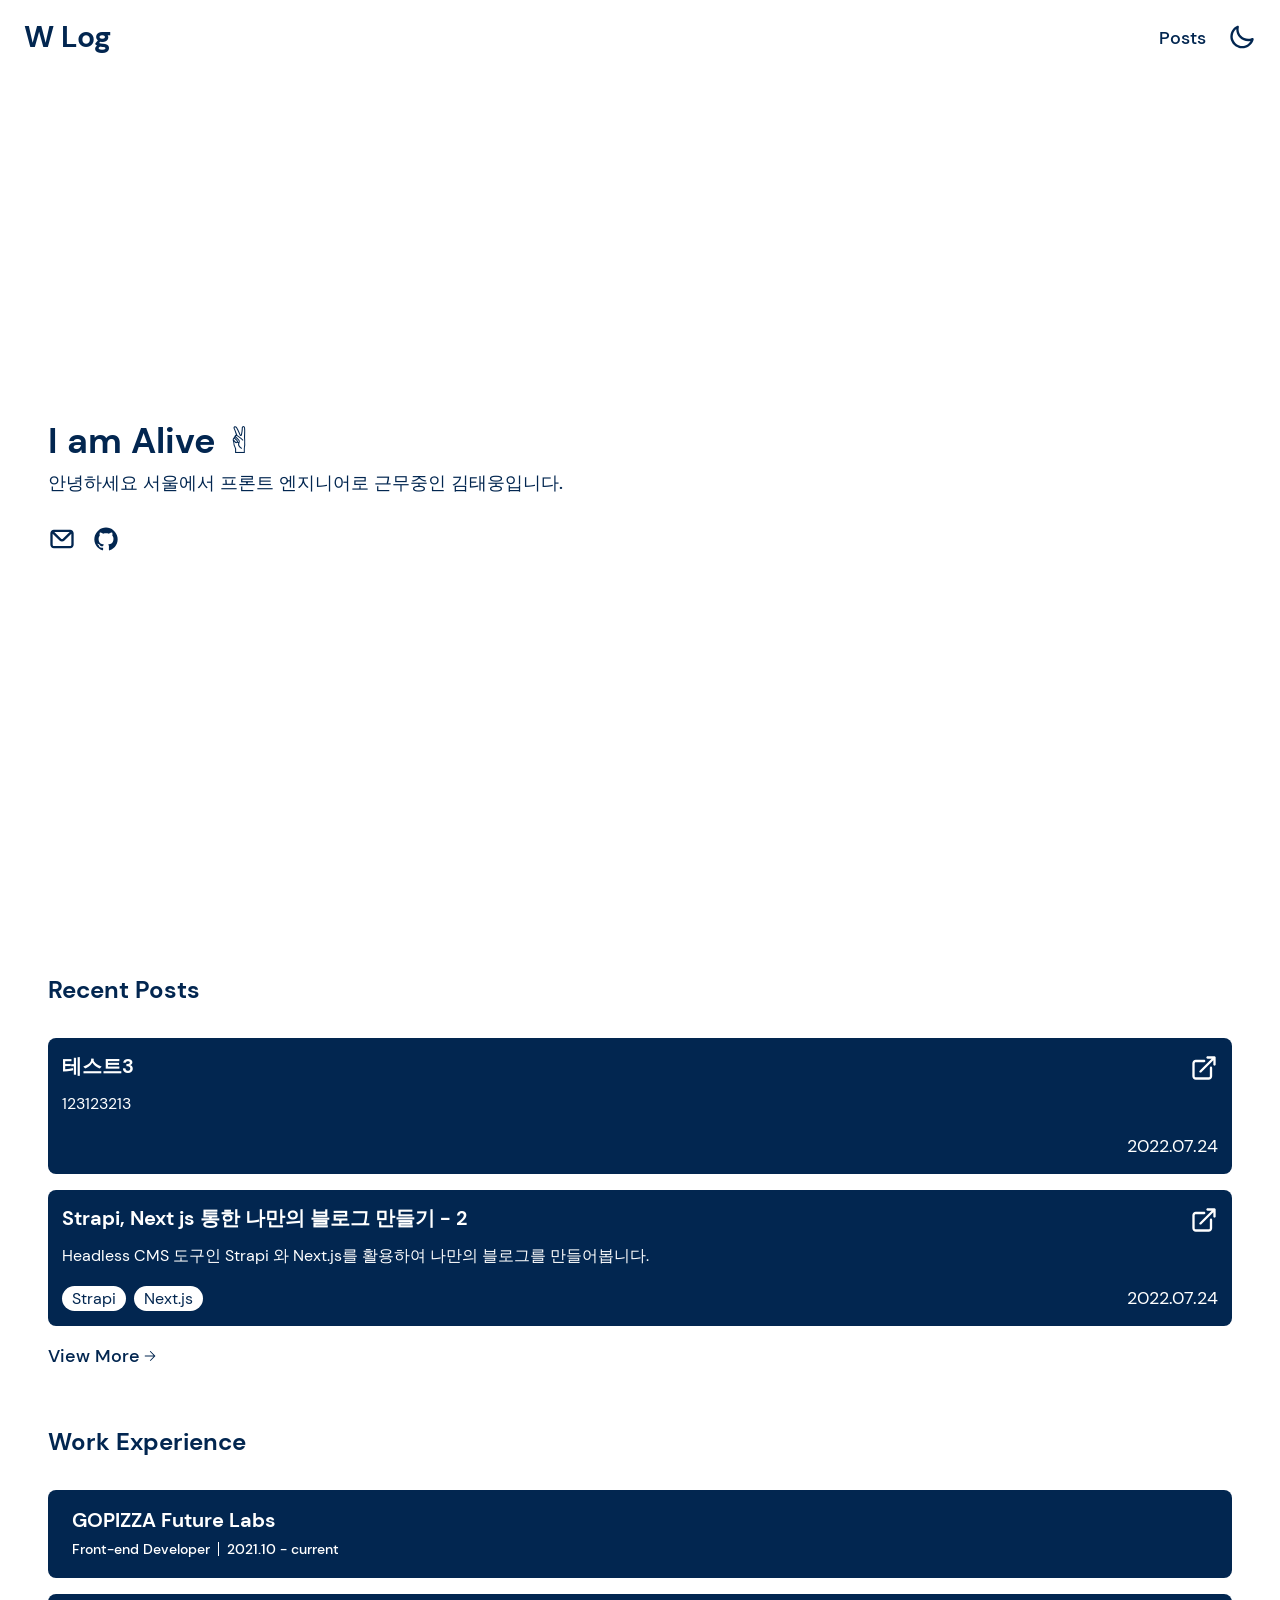
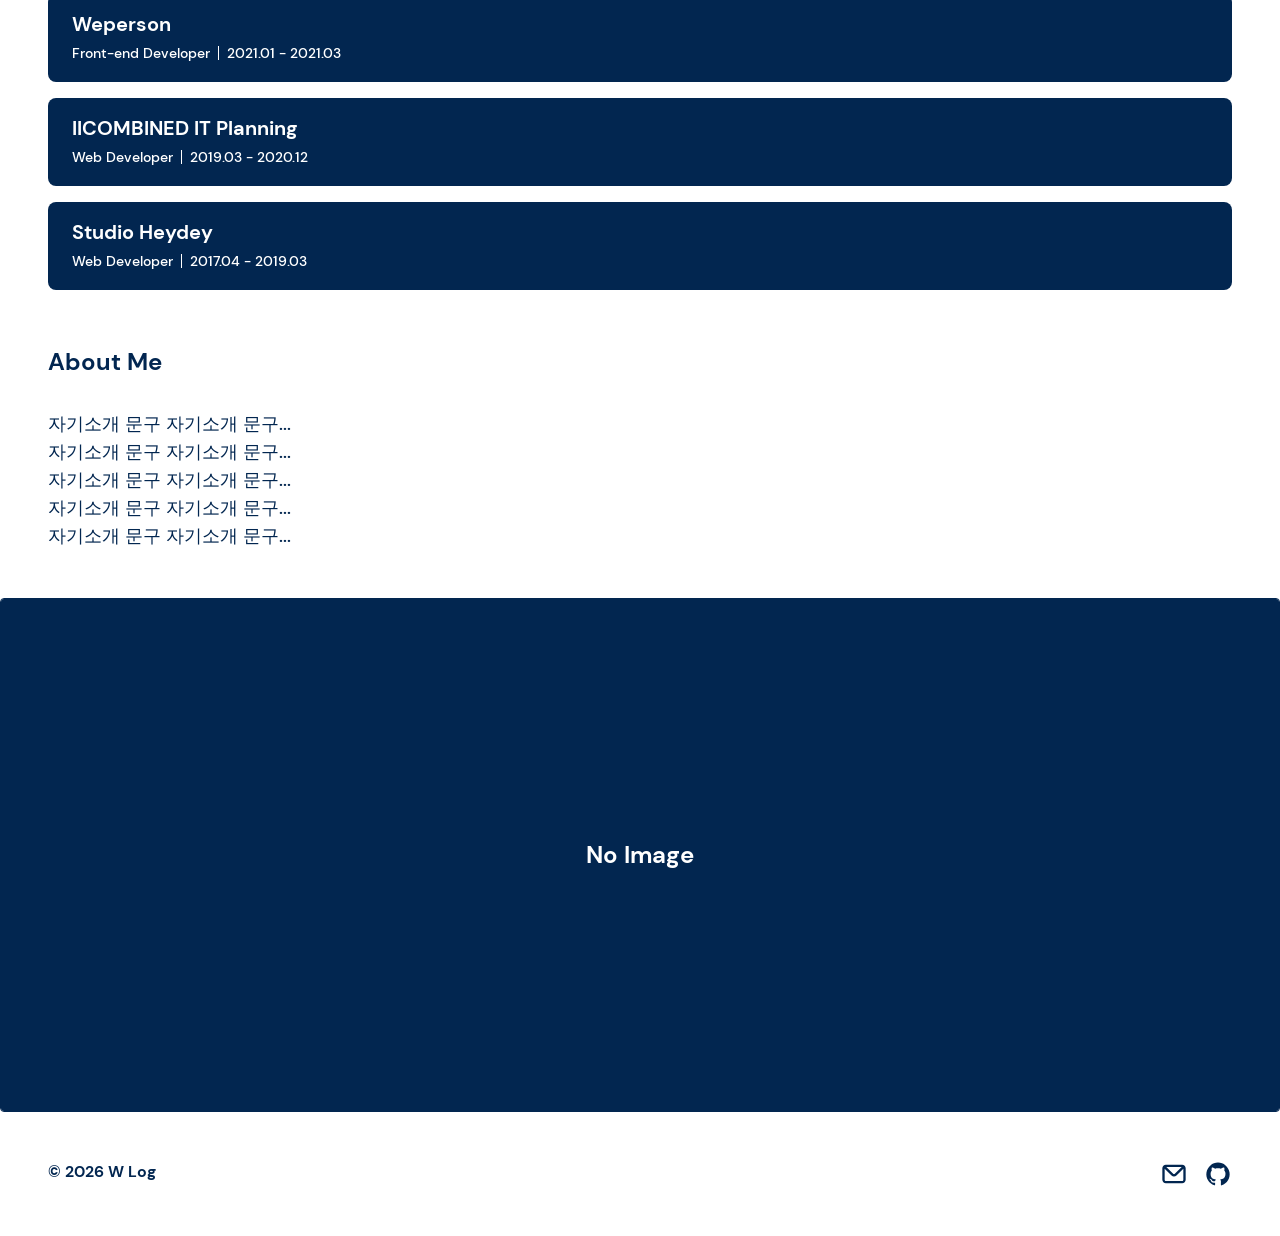
<file: index.html>
<!DOCTYPE html><html><head><meta name="viewport" content="width=device-width"/><meta charSet="utf-8"/><title>W Log</title><meta property="og:title" content="W Log"/><meta name="twitter:title" content="W Log"/><meta name="description" content="개발자 김태웅의 기술블로그"/><meta property="og:description" content="개발자 김태웅의 기술블로그"/><meta name="twitter:description" content="개발자 김태웅의 기술블로그"/><meta property="keyword" content="Tech Blog, 기술 블로그, 프론트엔드 개발자 블로그"/><meta property="og:image" content="https://static-w-log.s3.ap-northeast-2.amazonaws.com/og_image_6bdff3887e.png"/><meta name="twitter:image" content="https://static-w-log.s3.ap-northeast-2.amazonaws.com/og_image_6bdff3887e.png"/><meta name="image" content="https://static-w-log.s3.ap-northeast-2.amazonaws.com/og_image_6bdff3887e.png"/><meta name="twitter:card" content="summary_large_image"/><meta name="next-head-count" content="13"/><link rel="apple-touch-icon" sizes="57x57" href="/apple-icon-57x57.png"/><link rel="apple-touch-icon" sizes="60x60" href="/apple-icon-60x60.png"/><link rel="apple-touch-icon" sizes="72x72" href="/apple-icon-72x72.png"/><link rel="apple-touch-icon" sizes="76x76" href="/apple-icon-76x76.png"/><link rel="apple-touch-icon" sizes="114x114" href="/apple-icon-114x114.png"/><link rel="apple-touch-icon" sizes="120x120" href="/apple-icon-120x120.png"/><link rel="apple-touch-icon" sizes="144x144" href="/apple-icon-144x144.png"/><link rel="apple-touch-icon" sizes="152x152" href="/apple-icon-152x152.png"/><link rel="apple-touch-icon" sizes="180x180" href="/apple-icon-180x180.png"/><link rel="icon" type="image/png" sizes="192x192" href="/android-icon-192x192.png"/><link rel="icon" type="image/png" sizes="32x32" href="/favicon-32x32.png"/><link rel="icon" type="image/png" sizes="96x96" href="/favicon-96x96.png"/><link rel="icon" type="image/png" sizes="16x16" href="/favicon-16x16.png"/><link rel="manifest" href="/manifest.json"/><meta name="msapplication-TileColor" content="#0f1521"/><meta name="msapplication-TileImage" content="/ms-icon-144x144.png"/><meta name="theme-color" content="#0f1521"/><link rel="preload" href="/_next/static/css/f736590b54dfebf6.css" as="style"/><link rel="stylesheet" href="/_next/static/css/f736590b54dfebf6.css" data-n-g=""/><noscript data-n-css=""></noscript><script defer="" nomodule="" src="/_next/static/chunks/polyfills-5cd94c89d3acac5f.js"></script><script src="/_next/static/chunks/webpack-05b82042d7de5021.js" defer=""></script><script src="/_next/static/chunks/framework-a87821de553db91d.js" defer=""></script><script src="/_next/static/chunks/main-e7976443de9c29d5.js" defer=""></script><script src="/_next/static/chunks/pages/_app-8356345dd9932950.js" defer=""></script><script src="/_next/static/chunks/675-4e0d961a20fd1814.js" defer=""></script><script src="/_next/static/chunks/pages/index-77544411313b8261.js" defer=""></script><script src="/_next/static/hqM8NyLP8cgHWfjFzoEPh/_buildManifest.js" defer=""></script><script src="/_next/static/hqM8NyLP8cgHWfjFzoEPh/_ssgManifest.js" defer=""></script><script src="/_next/static/hqM8NyLP8cgHWfjFzoEPh/_middlewareManifest.js" defer=""></script></head><body class="bg-white dark:bg-primary-1"><div id="__next"><header class="fixed top-0 left-0 z-20 flex w-full h-20 text-primary-2 dark:text-secondary bg-white dark:bg-primary-1"><div class="max-w-screen-xl mx-auto w-full w-100 flex flex-1 px-6 flex-row justify-between items-center"><h1 class="text-3xl font-dm-sans-bold text-primary-2 dark:text-secondary"><a href="/">W Log</a></h1><ul class="inline-flex space-x-4 items-center"><li><a class="inline-flex font-medium px-1.5 h-6 text-primary-2 dark:text-secondary text-base sm:text-lg" href="/posts">Posts</a></li><li class="flex items-center"></li></ul></div></header><main class="text-primary-2 dark:text-secondary bg-white dark:bg-primary-1 mt-20"><div class="max-w-screen-xl mx-auto w-full home-main w-100 flex flex-col px-8 sm:px-12 flex-column justify-between items-center"><section class="fixed left-0 z-0 top-20 bottom-0 w-full flex justify-start items-center bg-white dark:bg-primary-1 text-primary-2 dark:text-secondary"><div class="max-w-screen-xl mx-auto w-full px-8 sm:px-12"><h2 class="font-bold text-4xl" aria-label="I am Alive ✌">I am Alive ✌<!-- --></h2><p class="text-base sm:text-lg font-medium mt-2 mb-7 ">안녕하세요 서울에서 프론트 엔지니어로 근무중인 김태웅입니다.</p><ul class="inline-flex space-x-4"><li class="inline-flex justify-center items-center"><a target="_blank" href="mailto:work.taewoong431@gmail.com"><svg viewBox="0 0 24 24" aria-hidden="true" focusable="false" fill="currentColor" class="StyledIconBase-ea9ulj-0 VtuNT w-log-icon "><path d="M19 4H5C4.20435 4 3.44129 4.31607 2.87868 4.87868C2.31607 5.44129 2 6.20435 2 7V17C2 17.7956 2.31607 18.5587 2.87868 19.1213C3.44129 19.6839 4.20435 20 5 20H19C19.7956 20 20.5587 19.6839 21.1213 19.1213C21.6839 18.5587 22 17.7956 22 17V7C22 6.20435 21.6839 5.44129 21.1213 4.87868C20.5587 4.31607 19.7956 4 19 4ZM18.59 6L12.71 11.88C12.617 11.9737 12.5064 12.0481 12.3846 12.0989C12.2627 12.1497 12.132 12.1758 12 12.1758C11.868 12.1758 11.7373 12.1497 11.6154 12.0989C11.4936 12.0481 11.383 11.9737 11.29 11.88L5.41 6H18.59ZM20 17C20 17.2652 19.8946 17.5196 19.7071 17.7071C19.5196 17.8946 19.2652 18 19 18H5C4.73478 18 4.48043 17.8946 4.29289 17.7071C4.10536 17.5196 4 17.2652 4 17V7.41L9.88 13.29C10.4425 13.8518 11.205 14.1674 12 14.1674C12.795 14.1674 13.5575 13.8518 14.12 13.29L20 7.41V17Z"></path></svg></a></li><li class="inline-flex justify-center items-center"><a target="_blank" href="https://github.com/w-log"><svg viewBox="0 0 24 24" aria-hidden="true" focusable="false" fill="currentColor" class="StyledIconBase-ea9ulj-0 VtuNT w-log-icon "><path d="M12 2.24658C9.6255 2.24668 7.32849 3.0917 5.51999 4.63043C3.71149 6.16916 2.50953 8.3012 2.12916 10.6451C1.74879 12.9889 2.21485 15.3917 3.44393 17.4233C4.67301 19.455 6.58491 20.9831 8.83755 21.7341C9.33755 21.8216 9.52505 21.5216 9.52505 21.2591C9.52505 21.0216 9.51254 20.2341 9.51254 19.3966C7.00003 19.8591 6.35003 18.7841 6.15003 18.2216C5.9281 17.6745 5.5763 17.1897 5.12503 16.8091C4.77503 16.6216 4.27503 16.1591 5.11252 16.1466C5.4323 16.1813 5.73901 16.2926 6.00666 16.471C6.2743 16.6494 6.49499 16.8897 6.65003 17.1716C6.7868 17.4173 6.97071 17.6336 7.19122 17.8081C7.41173 17.9826 7.6645 18.1118 7.93506 18.1885C8.20562 18.2651 8.48864 18.2876 8.76791 18.2547C9.04717 18.2218 9.3172 18.134 9.56251 17.9966C9.6058 17.4882 9.83237 17.0129 10.2 16.6591C7.97503 16.4091 5.65003 15.5466 5.65003 11.7216C5.63597 10.7278 6.00271 9.76619 6.67503 9.03411C6.36931 8.17033 6.40508 7.2224 6.77503 6.38411C6.77503 6.38411 7.6125 6.1216 9.52503 7.40911C11.1613 6.95909 12.8887 6.95909 14.525 7.40911C16.4375 6.10911 17.275 6.38411 17.275 6.38411C17.645 7.22238 17.6808 8.17034 17.375 9.03411C18.0494 9.76494 18.4164 10.7273 18.4 11.7216C18.4 15.5591 16.0625 16.4091 13.8375 16.6591C14.0762 16.901 14.26 17.1914 14.3764 17.5106C14.4929 17.8298 14.5393 18.1704 14.5125 18.5091C14.5125 19.8466 14.5 20.9216 14.5 21.2591C14.5 21.5216 14.6875 21.8341 15.1875 21.7341C17.4362 20.977 19.3426 19.4453 20.5664 17.4126C21.7903 15.3799 22.2519 12.9784 21.8689 10.6368C21.4859 8.29523 20.2832 6.16595 18.4755 4.62909C16.6678 3.09223 14.3727 2.24782 12 2.24658V2.24658Z"></path></svg></a></li></ul></div></section><div class="max-w-screen-xl mx-auto w-full home-content relative flex flex-col justify-around space-y-4 text-base sm:text-lg text-primary-2 dark:text-secondary"><h3 class="font-bold text-2xl mb-4">Recent Posts</h3><article class="relative rounded-lg bg-primary-2 text-white dark:bg-secondary dark:text-primary-1  flex-1 p-3.5 sm:p-4.5"><a target="_blank" class="absolute top-3.5 right-3.5" href="/post-view/3"><svg viewBox="0 0 24 24" aria-hidden="true" focusable="false" fill="currentColor" class="StyledIconBase-ea9ulj-0 VtuNT w-log-icon "><path d="M18 10.82C17.7348 10.82 17.4804 10.9254 17.2929 11.1129C17.1054 11.3004 17 11.5548 17 11.82V19C17 19.2652 16.8946 19.5196 16.7071 19.7071C16.5196 19.8946 16.2652 20 16 20H5C4.73478 20 4.48043 19.8946 4.29289 19.7071C4.10536 19.5196 4 19.2652 4 19V8C4 7.73478 4.10536 7.48043 4.29289 7.29289C4.48043 7.10536 4.73478 7 5 7H12.18C12.4452 7 12.6996 6.89464 12.8871 6.70711C13.0746 6.51957 13.18 6.26522 13.18 6C13.18 5.73478 13.0746 5.48043 12.8871 5.29289C12.6996 5.10536 12.4452 5 12.18 5H5C4.20435 5 3.44129 5.31607 2.87868 5.87868C2.31607 6.44129 2 7.20435 2 8V19C2 19.7956 2.31607 20.5587 2.87868 21.1213C3.44129 21.6839 4.20435 22 5 22H16C16.7956 22 17.5587 21.6839 18.1213 21.1213C18.6839 20.5587 19 19.7956 19 19V11.82C19 11.5548 18.8946 11.3004 18.7071 11.1129C18.5196 10.9254 18.2652 10.82 18 10.82ZM21.92 2.62C21.8185 2.37565 21.6243 2.18147 21.38 2.08C21.2598 2.02876 21.1307 2.00158 21 2H15C14.7348 2 14.4804 2.10536 14.2929 2.29289C14.1054 2.48043 14 2.73478 14 3C14 3.26522 14.1054 3.51957 14.2929 3.70711C14.4804 3.89464 14.7348 4 15 4H18.59L8.29 14.29C8.19627 14.383 8.12188 14.4936 8.07111 14.6154C8.02034 14.7373 7.9942 14.868 7.9942 15C7.9942 15.132 8.02034 15.2627 8.07111 15.3846C8.12188 15.5064 8.19627 15.617 8.29 15.71C8.38296 15.8037 8.49356 15.8781 8.61542 15.9289C8.73728 15.9797 8.86799 16.0058 9 16.0058C9.13201 16.0058 9.26272 15.9797 9.38458 15.9289C9.50644 15.8781 9.61704 15.8037 9.71 15.71L20 5.41V9C20 9.26522 20.1054 9.51957 20.2929 9.70711C20.4804 9.89464 20.7348 10 21 10C21.2652 10 21.5196 9.89464 21.7071 9.70711C21.8946 9.51957 22 9.26522 22 9V3C21.9984 2.86932 21.9712 2.74022 21.92 2.62V2.62Z"></path></svg></a><a href="/post-view/3"><h3 class="text-lg sm:text-xl font-bold mb-3 pr-6 sm:pr-8">테스트3</h3><p class="text-xs sm:text-base text-ellipsis break-words overflow-hidden h-8 mb-2">123123213</p><ul class="flex justify-between items-center"><li><ul class="inline-flex space-x-2 text-xs sm:text-base"></ul></li><li>2022.07.25</li></ul></a></article><article class="relative rounded-lg bg-primary-2 text-white dark:bg-secondary dark:text-primary-1  flex-1 p-3.5 sm:p-4.5"><a target="_blank" class="absolute top-3.5 right-3.5" href="/post-view/strapi-next-js-2"><svg viewBox="0 0 24 24" aria-hidden="true" focusable="false" fill="currentColor" class="StyledIconBase-ea9ulj-0 VtuNT w-log-icon "><path d="M18 10.82C17.7348 10.82 17.4804 10.9254 17.2929 11.1129C17.1054 11.3004 17 11.5548 17 11.82V19C17 19.2652 16.8946 19.5196 16.7071 19.7071C16.5196 19.8946 16.2652 20 16 20H5C4.73478 20 4.48043 19.8946 4.29289 19.7071C4.10536 19.5196 4 19.2652 4 19V8C4 7.73478 4.10536 7.48043 4.29289 7.29289C4.48043 7.10536 4.73478 7 5 7H12.18C12.4452 7 12.6996 6.89464 12.8871 6.70711C13.0746 6.51957 13.18 6.26522 13.18 6C13.18 5.73478 13.0746 5.48043 12.8871 5.29289C12.6996 5.10536 12.4452 5 12.18 5H5C4.20435 5 3.44129 5.31607 2.87868 5.87868C2.31607 6.44129 2 7.20435 2 8V19C2 19.7956 2.31607 20.5587 2.87868 21.1213C3.44129 21.6839 4.20435 22 5 22H16C16.7956 22 17.5587 21.6839 18.1213 21.1213C18.6839 20.5587 19 19.7956 19 19V11.82C19 11.5548 18.8946 11.3004 18.7071 11.1129C18.5196 10.9254 18.2652 10.82 18 10.82ZM21.92 2.62C21.8185 2.37565 21.6243 2.18147 21.38 2.08C21.2598 2.02876 21.1307 2.00158 21 2H15C14.7348 2 14.4804 2.10536 14.2929 2.29289C14.1054 2.48043 14 2.73478 14 3C14 3.26522 14.1054 3.51957 14.2929 3.70711C14.4804 3.89464 14.7348 4 15 4H18.59L8.29 14.29C8.19627 14.383 8.12188 14.4936 8.07111 14.6154C8.02034 14.7373 7.9942 14.868 7.9942 15C7.9942 15.132 8.02034 15.2627 8.07111 15.3846C8.12188 15.5064 8.19627 15.617 8.29 15.71C8.38296 15.8037 8.49356 15.8781 8.61542 15.9289C8.73728 15.9797 8.86799 16.0058 9 16.0058C9.13201 16.0058 9.26272 15.9797 9.38458 15.9289C9.50644 15.8781 9.61704 15.8037 9.71 15.71L20 5.41V9C20 9.26522 20.1054 9.51957 20.2929 9.70711C20.4804 9.89464 20.7348 10 21 10C21.2652 10 21.5196 9.89464 21.7071 9.70711C21.8946 9.51957 22 9.26522 22 9V3C21.9984 2.86932 21.9712 2.74022 21.92 2.62V2.62Z"></path></svg></a><a href="/post-view/strapi-next-js-2"><h3 class="text-lg sm:text-xl font-bold mb-3 pr-6 sm:pr-8">Strapi, Next js 통한 나만의 블로그 만들기 - 2</h3><p class="text-xs sm:text-base text-ellipsis break-words overflow-hidden h-8 mb-2">Headless CMS 도구인 Strapi 와 Next.js를 활용하여 나만의 블로그를 만들어봅니다.</p><ul class="flex justify-between items-center"><li><ul class="inline-flex space-x-2 text-xs sm:text-base"><li><span class="rounded-full text-xs sm:text-base py-0.5 px-2.5 text-primary-2 bg-white dark:bg-primary-1 dark:text-secondary undefined" aria-disabled="false">Strapi</span></li><li><span class="rounded-full text-xs sm:text-base py-0.5 px-2.5 text-primary-2 bg-white dark:bg-primary-1 dark:text-secondary undefined" aria-disabled="false">Next.js</span></li></ul></li><li>2022.07.25</li></ul></a></article><a class="inline-flex font-medium items-center text-primary-2 dark:text-secondary" href="/posts">View More<!-- --><svg viewBox="0 0 16 16" aria-hidden="true" focusable="false" fill="currentColor" class="StyledIconBase-ea9ulj-0 VtuNT w-log-icon ml-0.5 w-4 h-4"><path fill-rule="evenodd" clip-rule="evenodd" d="M8.02145 3.14645C8.21671 2.95118 8.53329 2.95118 8.72855 3.14645L13.2286 7.64645C13.4238 7.84171 13.4238 8.15829 13.2286 8.35355L8.72855 12.8536C8.53329 13.0488 8.21671 13.0488 8.02145 12.8536C7.82618 12.6583 7.82618 12.3417 8.02145 12.1464L11.6679 8.5H3.125C2.84886 8.5 2.625 8.27614 2.625 8C2.625 7.72386 2.84886 7.5 3.125 7.5H11.6679L8.02145 3.85355C7.82618 3.65829 7.82618 3.34171 8.02145 3.14645Z"></path></svg></a></div><div class="max-w-screen-xl mx-auto w-full home-content relative flex flex-col justify-around space-y-4 text-base sm:text-lg text-primary-2 dark:text-secondary"><h3 class="font-bold text-2xl mb-4">Work Experience</h3><article class="relative rounded-lg bg-primary-2 text-white dark:bg-secondary dark:text-primary-1  px-6 py-4"><h3 class="text-lg sm:text-xl font-bold">GOPIZZA Future Labs</h3><ul class="divide-x divide-solid dark:divide-primary-1 divide-white inline-flex font-medium text-sm sm:text-sm !leading-none"><li class="pr-2">Front-end Developer</li><li class="pl-2">2021.10 - current</li></ul></article><article class="relative rounded-lg bg-primary-2 text-white dark:bg-secondary dark:text-primary-1  px-6 py-4"><h3 class="text-lg sm:text-xl font-bold">Weperson</h3><ul class="divide-x divide-solid dark:divide-primary-1 divide-white inline-flex font-medium text-sm sm:text-sm !leading-none"><li class="pr-2">Front-end Developer</li><li class="pl-2">2021.01 - 2021.03</li></ul></article><article class="relative rounded-lg bg-primary-2 text-white dark:bg-secondary dark:text-primary-1  px-6 py-4"><h3 class="text-lg sm:text-xl font-bold">IICOMBINED IT Planning</h3><ul class="divide-x divide-solid dark:divide-primary-1 divide-white inline-flex font-medium text-sm sm:text-sm !leading-none"><li class="pr-2">Web Developer</li><li class="pl-2">2019.03 - 2020.12</li></ul></article><article class="relative rounded-lg bg-primary-2 text-white dark:bg-secondary dark:text-primary-1  px-6 py-4"><h3 class="text-lg sm:text-xl font-bold">Studio Heydey</h3><ul class="divide-x divide-solid dark:divide-primary-1 divide-white inline-flex font-medium text-sm sm:text-sm !leading-none"><li class="pr-2">Web Developer</li><li class="pl-2">2017.04 - 2019.03</li></ul></article></div><div class="max-w-screen-xl mx-auto w-full home-content relative flex flex-col justify-around space-y-4 text-base sm:text-lg text-primary-2 dark:text-secondary"><h3 class="font-bold text-2xl mb-4">About Me</h3><p class="whitespace-pre-wrap font-medium">자기소개 문구 자기소개 문구...
자기소개 문구 자기소개 문구...
자기소개 문구 자기소개 문구...
자기소개 문구 자기소개 문구...
자기소개 문구 자기소개 문구...</p></div></div><div class="max-w-screen-xl mx-auto w-full m-0"><div class="relative w-full pb-[40%] my-12 border-[1px] rounded overflow-hidden dark:border-none font-bold text-2xl"><p class="bg-primary-2 text-white dark:text-primary-1 dark:bg-secondary flex items-center justify-center absolute top-0 h-full w-full " style="height:100%">No Image</p></div></div></main><footer><div class="max-w-screen-xl mx-auto w-full flex relative px-6 pb-6 sm:px-12 sm:pb-12 font-bold justify-between dark:text-secondary text-primary-2"><p id="copyright">© <!-- -->2022<!-- --> W Log<!-- --></p><ul class="inline-flex space-x-4"><li class="inline-flex justify-center items-center"><a target="_blank" href="mailto:work.taewoong431@gmail.com"><svg viewBox="0 0 24 24" aria-hidden="true" focusable="false" fill="currentColor" class="StyledIconBase-ea9ulj-0 VtuNT w-log-icon "><path d="M19 4H5C4.20435 4 3.44129 4.31607 2.87868 4.87868C2.31607 5.44129 2 6.20435 2 7V17C2 17.7956 2.31607 18.5587 2.87868 19.1213C3.44129 19.6839 4.20435 20 5 20H19C19.7956 20 20.5587 19.6839 21.1213 19.1213C21.6839 18.5587 22 17.7956 22 17V7C22 6.20435 21.6839 5.44129 21.1213 4.87868C20.5587 4.31607 19.7956 4 19 4ZM18.59 6L12.71 11.88C12.617 11.9737 12.5064 12.0481 12.3846 12.0989C12.2627 12.1497 12.132 12.1758 12 12.1758C11.868 12.1758 11.7373 12.1497 11.6154 12.0989C11.4936 12.0481 11.383 11.9737 11.29 11.88L5.41 6H18.59ZM20 17C20 17.2652 19.8946 17.5196 19.7071 17.7071C19.5196 17.8946 19.2652 18 19 18H5C4.73478 18 4.48043 17.8946 4.29289 17.7071C4.10536 17.5196 4 17.2652 4 17V7.41L9.88 13.29C10.4425 13.8518 11.205 14.1674 12 14.1674C12.795 14.1674 13.5575 13.8518 14.12 13.29L20 7.41V17Z"></path></svg></a></li><li class="inline-flex justify-center items-center"><a target="_blank" href="https://github.com/w-log"><svg viewBox="0 0 24 24" aria-hidden="true" focusable="false" fill="currentColor" class="StyledIconBase-ea9ulj-0 VtuNT w-log-icon "><path d="M12 2.24658C9.6255 2.24668 7.32849 3.0917 5.51999 4.63043C3.71149 6.16916 2.50953 8.3012 2.12916 10.6451C1.74879 12.9889 2.21485 15.3917 3.44393 17.4233C4.67301 19.455 6.58491 20.9831 8.83755 21.7341C9.33755 21.8216 9.52505 21.5216 9.52505 21.2591C9.52505 21.0216 9.51254 20.2341 9.51254 19.3966C7.00003 19.8591 6.35003 18.7841 6.15003 18.2216C5.9281 17.6745 5.5763 17.1897 5.12503 16.8091C4.77503 16.6216 4.27503 16.1591 5.11252 16.1466C5.4323 16.1813 5.73901 16.2926 6.00666 16.471C6.2743 16.6494 6.49499 16.8897 6.65003 17.1716C6.7868 17.4173 6.97071 17.6336 7.19122 17.8081C7.41173 17.9826 7.6645 18.1118 7.93506 18.1885C8.20562 18.2651 8.48864 18.2876 8.76791 18.2547C9.04717 18.2218 9.3172 18.134 9.56251 17.9966C9.6058 17.4882 9.83237 17.0129 10.2 16.6591C7.97503 16.4091 5.65003 15.5466 5.65003 11.7216C5.63597 10.7278 6.00271 9.76619 6.67503 9.03411C6.36931 8.17033 6.40508 7.2224 6.77503 6.38411C6.77503 6.38411 7.6125 6.1216 9.52503 7.40911C11.1613 6.95909 12.8887 6.95909 14.525 7.40911C16.4375 6.10911 17.275 6.38411 17.275 6.38411C17.645 7.22238 17.6808 8.17034 17.375 9.03411C18.0494 9.76494 18.4164 10.7273 18.4 11.7216C18.4 15.5591 16.0625 16.4091 13.8375 16.6591C14.0762 16.901 14.26 17.1914 14.3764 17.5106C14.4929 17.8298 14.5393 18.1704 14.5125 18.5091C14.5125 19.8466 14.5 20.9216 14.5 21.2591C14.5 21.5216 14.6875 21.8341 15.1875 21.7341C17.4362 20.977 19.3426 19.4453 20.5664 17.4126C21.7903 15.3799 22.2519 12.9784 21.8689 10.6368C21.4859 8.29523 20.2832 6.16595 18.4755 4.62909C16.6678 3.09223 14.3727 2.24782 12 2.24658V2.24658Z"></path></svg></a></li></ul></div></footer></div><script id="__NEXT_DATA__" type="application/json">{"props":{"pageProps":{"global":{"id":1,"attributes":{"app_name":"W Log","createdAt":"2022-07-08T11:34:01.357Z","updatedAt":"2022-07-25T11:12:01.914Z","publishedAt":"2022-07-08T11:52:33.966Z","default_seo":{"id":1,"title":"W Log","description":"개발자 김태웅의 기술블로그","keyword":"Tech Blog, 기술 블로그, 프론트엔드 개발자 블로그","og_image":{"data":{"id":4,"attributes":{"name":"og-image.png","alternativeText":"og-image.png","caption":"og-image.png","width":1000,"height":600,"formats":{"small":{"ext":".png","url":"https://static-w-log.s3.ap-northeast-2.amazonaws.com/small_og_image_6bdff3887e.png","hash":"small_og_image_6bdff3887e","mime":"image/png","name":"small_og-image.png","path":null,"size":11.34,"width":500,"height":300},"medium":{"ext":".png","url":"https://static-w-log.s3.ap-northeast-2.amazonaws.com/medium_og_image_6bdff3887e.png","hash":"medium_og_image_6bdff3887e","mime":"image/png","name":"medium_og-image.png","path":null,"size":20.7,"width":750,"height":450},"thumbnail":{"ext":".png","url":"https://static-w-log.s3.ap-northeast-2.amazonaws.com/thumbnail_og_image_6bdff3887e.png","hash":"thumbnail_og_image_6bdff3887e","mime":"image/png","name":"thumbnail_og-image.png","path":null,"size":5.27,"width":245,"height":147}},"hash":"og_image_6bdff3887e","ext":".png","mime":"image/png","size":3.36,"url":"https://static-w-log.s3.ap-northeast-2.amazonaws.com/og_image_6bdff3887e.png","previewUrl":null,"provider":"strapi-provider-upload-aws-s3-advanced","provider_metadata":null,"createdAt":"2022-07-12T10:12:29.888Z","updatedAt":"2022-07-12T10:12:29.888Z"}}}},"contact":{"id":1,"github":"https://github.com/w-log","email":"work.taewoong431@gmail.com","instagram":""}}},"about":{"id":1,"attributes":{"main_title":"I am Alive ✌","main_description":"안녕하세요 서울에서 프론트 엔지니어로 근무중인 김태웅입니다.","about_me":"자기소개 문구 자기소개 문구...\n자기소개 문구 자기소개 문구...\n자기소개 문구 자기소개 문구...\n자기소개 문구 자기소개 문구...\n자기소개 문구 자기소개 문구...","createdAt":"2022-07-08T11:08:49.658Z","updatedAt":"2022-07-27T10:13:50.463Z","publishedAt":"2022-07-08T11:13:21.652Z","locale":"ko-KR","works":[{"id":1,"work_name":"GOPIZZA Future Labs","work_position":"Front-end Developer","work_join_date":"2021-10-12","work_out_date":null},{"id":2,"work_name":"Weperson","work_position":"Front-end Developer","work_join_date":"2021-01-01","work_out_date":"2021-03-01"},{"id":3,"work_name":"IICOMBINED IT Planning","work_position":"Web Developer","work_join_date":"2019-03-04","work_out_date":"2020-12-25"},{"id":4,"work_name":"Studio Heydey","work_position":"Web Developer","work_join_date":"2017-04-03","work_out_date":"2019-03-01"}],"profile_image":{"data":null},"localizations":{"data":[]}}},"recentPosts":[{"id":3,"attributes":{"title":"테스트3","content":"# 타이틀 1\n\n## 타이틀 2\n\n\u003e block quote\n\n- ul\n\n**bold**\n\n1. ol\n2. ol","description":"123123213","createdAt":"2022-07-24T17:51:18.745Z","updatedAt":"2022-07-27T11:36:20.299Z","publishedAt":"2022-07-25T18:11:36.771Z","slug":"3","image":{"data":null},"post_categories":{"data":[]}}},{"id":2,"attributes":{"title":"Strapi, Next js 통한 나만의 블로그 만들기 - 2","content":"","description":"Headless CMS 도구인 Strapi 와 Next.js를 활용하여 나만의 블로그를 만들어봅니다.","createdAt":"2022-07-24T17:24:30.282Z","updatedAt":"2022-07-26T17:26:55.976Z","publishedAt":"2022-07-24T17:24:31.172Z","slug":"strapi-next-js-2","image":{"data":{"id":4,"attributes":{"name":"og-image.png","alternativeText":"og-image.png","caption":"og-image.png","width":1000,"height":600,"formats":{"small":{"ext":".png","url":"https://static-w-log.s3.ap-northeast-2.amazonaws.com/small_og_image_6bdff3887e.png","hash":"small_og_image_6bdff3887e","mime":"image/png","name":"small_og-image.png","path":null,"size":11.34,"width":500,"height":300},"medium":{"ext":".png","url":"https://static-w-log.s3.ap-northeast-2.amazonaws.com/medium_og_image_6bdff3887e.png","hash":"medium_og_image_6bdff3887e","mime":"image/png","name":"medium_og-image.png","path":null,"size":20.7,"width":750,"height":450},"thumbnail":{"ext":".png","url":"https://static-w-log.s3.ap-northeast-2.amazonaws.com/thumbnail_og_image_6bdff3887e.png","hash":"thumbnail_og_image_6bdff3887e","mime":"image/png","name":"thumbnail_og-image.png","path":null,"size":5.27,"width":245,"height":147}},"hash":"og_image_6bdff3887e","ext":".png","mime":"image/png","size":3.36,"url":"https://static-w-log.s3.ap-northeast-2.amazonaws.com/og_image_6bdff3887e.png","previewUrl":null,"provider":"strapi-provider-upload-aws-s3-advanced","provider_metadata":null,"createdAt":"2022-07-12T10:12:29.888Z","updatedAt":"2022-07-12T10:12:29.888Z"}}},"post_categories":{"data":[{"id":1,"attributes":{"label":"Strapi","createdAt":"2022-07-24T17:25:32.834Z","updatedAt":"2022-07-26T10:37:49.658Z","slug":"strapi"}},{"id":2,"attributes":{"label":"Next.js","createdAt":"2022-07-24T17:25:40.777Z","updatedAt":"2022-07-26T10:37:40.757Z","slug":"next-js"}}]}}}]},"__N_SSG":true},"page":"/","query":{},"buildId":"hqM8NyLP8cgHWfjFzoEPh","isFallback":false,"gsp":true,"scriptLoader":[]}</script><script id="check-dark-mode">
                    if (localStorage.theme === 'dark' || (!('theme' in localStorage) && window.matchMedia('(prefers-color-scheme: dark)').matches)) {
                      document.documentElement.classList.add('dark')
                    } else {
                      document.documentElement.classList.remove('dark')
                    }</script></body></html>
</file>
<file: _next/static/css/f736590b54dfebf6.css>
@font-face{font-family:DM sans;font-weight:400;font-style:normal;src:local("DM Sans");src:url(/font/DMSans-Regular.woff) format("woff"),url(/font/DMSans-Regular.woff2) format("woff2")}@font-face{font-family:DM sans;font-weight:500;font-style:normal;src:local("DM Sans");src:url(/font/DMSans-Medium.woff) format("woff"),url(/font/DMSans-Medium.woff2) format("woff2")}@font-face{font-family:DM sans;font-weight:700;font-style:normal;src:local("DM Sans");src:url(/font/DMSans-Bold.woff) format("woff"),url(/font/DMSans-Bold.woff2) format("woff2")}@font-face{font-family:DM sans Regular;font-weight:400;font-style:normal;src:local("DM Sans");src:url(/font/DMSans-Regular.woff) format("woff"),url(/font/DMSans-Regular.woff2) format("woff2")}@font-face{font-family:DM sans Medium;font-weight:400;font-style:normal;src:local("DM Sans");src:url(/font/DMSans-Medium.woff) format("woff"),url(/font/DMSans-Medium.woff2) format("woff2")}@font-face{font-family:DM sans Bold;font-weight:400;font-style:normal;src:local("DM Sans");src:url(/font/DMSans-Bold.woff) format("woff"),url(/font/DMSans-Bold.woff2) format("woff2")}@font-face{font-family:DM sans;font-weight:"normal";font-style:italic;src:local("DM Sans");src:url(/font/DMSans-Italic.woff) format("woff"),url(/font/DMSans-Italic.woff2) format("woff2")}@font-face{font-family:DM sans;font-weight:500;font-style:italic;src:local("DM Sans");src:url(/font/DMSans-MediumItalic.woff) format("woff"),url(/font/DMSans-MediumItalic.woff2) format("woff2")}@font-face{font-family:DM sans;font-weight:700;font-style:italic;src:local("DM Sans");src:url(/font/DMSans-BoldItalic.woff) format("woff"),url(/font/DMSans-BoldItalic.woff2) format("woff2")}.font-dm-sans-regular{font-family:DM sans Regular,sans-serif}.font-dm-sans-medium{font-family:DM sans Medium,sans-serif}.font-dm-sans-bold{font-family:DM sans bold,sans-serif}.home-main{margin-top:100vh}.home-content+.home-content{margin-top:3.5rem}.w-log-icon{width:1.5rem;height:1.5rem}@media (min-width:480px){.w-log-icon{width:1.75rem;height:1.75rem}}.post-image{position:relative}.post-image:before{content:"";display:block;width:100%;padding-bottom:56.25%}

/*
! tailwindcss v3.1.2 | MIT License | https://tailwindcss.com
*/*,:after,:before{box-sizing:border-box;border:0 solid}:after,:before{--tw-content:""}html{line-height:1.5;-webkit-text-size-adjust:100%;-moz-tab-size:4;-o-tab-size:4;tab-size:4;font-family:DM Sans,system-ui,-apple-system,BlinkMacSystemFont,Segoe UI,Roboto,Helvetica Neue,Arial,Noto Sans,sans-serif,Apple Color Emoji,Segoe UI Emoji,Segoe UI Symbol,Noto Color Emoji}body{margin:0;line-height:inherit}hr{height:0;color:inherit;border-top-width:1px}abbr:where([title]){-webkit-text-decoration:underline dotted;text-decoration:underline dotted}h1,h2,h3,h4,h5,h6{font-size:inherit;font-weight:inherit}a{color:inherit;text-decoration:inherit}b,strong{font-weight:bolder}code,kbd,pre,samp{font-family:ui-monospace,SFMono-Regular,Menlo,Monaco,Consolas,Liberation Mono,Courier New,monospace;font-size:1em}small{font-size:80%}sub,sup{font-size:75%;line-height:0;position:relative;vertical-align:baseline}sub{bottom:-.25em}sup{top:-.5em}table{text-indent:0;border-color:inherit;border-collapse:collapse}button,input,optgroup,select,textarea{font-family:inherit;font-size:100%;font-weight:inherit;line-height:inherit;color:inherit;margin:0;padding:0}button,select{text-transform:none}[type=button],[type=reset],[type=submit],button{-webkit-appearance:button;background-color:transparent;background-image:none}:-moz-focusring{outline:auto}:-moz-ui-invalid{box-shadow:none}progress{vertical-align:baseline}::-webkit-inner-spin-button,::-webkit-outer-spin-button{height:auto}[type=search]{-webkit-appearance:textfield;outline-offset:-2px}::-webkit-search-decoration{-webkit-appearance:none}::-webkit-file-upload-button{-webkit-appearance:button;font:inherit}summary{display:list-item}blockquote,dd,dl,figure,h1,h2,h3,h4,h5,h6,hr,p,pre{margin:0}fieldset{margin:0}fieldset,legend{padding:0}menu,ol,ul{list-style:none;margin:0;padding:0}textarea{resize:vertical}input::-moz-placeholder,textarea::-moz-placeholder{opacity:1;color:#9ca3af}input:-ms-input-placeholder,textarea:-ms-input-placeholder{opacity:1;color:#9ca3af}input::placeholder,textarea::placeholder{opacity:1;color:#9ca3af}[role=button],button{cursor:pointer}:disabled{cursor:default}audio,canvas,embed,iframe,img,object,svg,video{display:block;vertical-align:middle}img,video{max-width:100%;height:auto}body,html{-webkit-font-smoothing:antialiased;-moz-osx-font-smoothing:grayscale}*,:after,:before{--tw-border-spacing-x:0;--tw-border-spacing-y:0;--tw-translate-x:0;--tw-translate-y:0;--tw-rotate:0;--tw-skew-x:0;--tw-skew-y:0;--tw-scale-x:1;--tw-scale-y:1;--tw-pan-x: ;--tw-pan-y: ;--tw-pinch-zoom: ;--tw-scroll-snap-strictness:proximity;--tw-ordinal: ;--tw-slashed-zero: ;--tw-numeric-figure: ;--tw-numeric-spacing: ;--tw-numeric-fraction: ;--tw-ring-inset: ;--tw-ring-offset-width:0px;--tw-ring-offset-color:#fff;--tw-ring-color:rgba(59,130,246,.5);--tw-ring-offset-shadow:0 0 #0000;--tw-ring-shadow:0 0 #0000;--tw-shadow:0 0 #0000;--tw-shadow-colored:0 0 #0000;--tw-blur: ;--tw-brightness: ;--tw-contrast: ;--tw-grayscale: ;--tw-hue-rotate: ;--tw-invert: ;--tw-saturate: ;--tw-sepia: ;--tw-drop-shadow: ;--tw-backdrop-blur: ;--tw-backdrop-brightness: ;--tw-backdrop-contrast: ;--tw-backdrop-grayscale: ;--tw-backdrop-hue-rotate: ;--tw-backdrop-invert: ;--tw-backdrop-opacity: ;--tw-backdrop-saturate: ;--tw-backdrop-sepia: }::-webkit-backdrop{--tw-border-spacing-x:0;--tw-border-spacing-y:0;--tw-translate-x:0;--tw-translate-y:0;--tw-rotate:0;--tw-skew-x:0;--tw-skew-y:0;--tw-scale-x:1;--tw-scale-y:1;--tw-pan-x: ;--tw-pan-y: ;--tw-pinch-zoom: ;--tw-scroll-snap-strictness:proximity;--tw-ordinal: ;--tw-slashed-zero: ;--tw-numeric-figure: ;--tw-numeric-spacing: ;--tw-numeric-fraction: ;--tw-ring-inset: ;--tw-ring-offset-width:0px;--tw-ring-offset-color:#fff;--tw-ring-color:rgba(59,130,246,.5);--tw-ring-offset-shadow:0 0 #0000;--tw-ring-shadow:0 0 #0000;--tw-shadow:0 0 #0000;--tw-shadow-colored:0 0 #0000;--tw-blur: ;--tw-brightness: ;--tw-contrast: ;--tw-grayscale: ;--tw-hue-rotate: ;--tw-invert: ;--tw-saturate: ;--tw-sepia: ;--tw-drop-shadow: ;--tw-backdrop-blur: ;--tw-backdrop-brightness: ;--tw-backdrop-contrast: ;--tw-backdrop-grayscale: ;--tw-backdrop-hue-rotate: ;--tw-backdrop-invert: ;--tw-backdrop-opacity: ;--tw-backdrop-saturate: ;--tw-backdrop-sepia: }::backdrop{--tw-border-spacing-x:0;--tw-border-spacing-y:0;--tw-translate-x:0;--tw-translate-y:0;--tw-rotate:0;--tw-skew-x:0;--tw-skew-y:0;--tw-scale-x:1;--tw-scale-y:1;--tw-pan-x: ;--tw-pan-y: ;--tw-pinch-zoom: ;--tw-scroll-snap-strictness:proximity;--tw-ordinal: ;--tw-slashed-zero: ;--tw-numeric-figure: ;--tw-numeric-spacing: ;--tw-numeric-fraction: ;--tw-ring-inset: ;--tw-ring-offset-width:0px;--tw-ring-offset-color:#fff;--tw-ring-color:rgba(59,130,246,.5);--tw-ring-offset-shadow:0 0 #0000;--tw-ring-shadow:0 0 #0000;--tw-shadow:0 0 #0000;--tw-shadow-colored:0 0 #0000;--tw-blur: ;--tw-brightness: ;--tw-contrast: ;--tw-grayscale: ;--tw-hue-rotate: ;--tw-invert: ;--tw-saturate: ;--tw-sepia: ;--tw-drop-shadow: ;--tw-backdrop-blur: ;--tw-backdrop-brightness: ;--tw-backdrop-contrast: ;--tw-backdrop-grayscale: ;--tw-backdrop-hue-rotate: ;--tw-backdrop-invert: ;--tw-backdrop-opacity: ;--tw-backdrop-saturate: ;--tw-backdrop-sepia: }.prose{color:var(--tw-prose-body);max-width:65ch}.prose :where([class~=lead]):not(:where([class~=not-prose] *)){color:var(--tw-prose-lead);font-size:1.25em;line-height:1.6;margin-top:1.2em;margin-bottom:1.2em}.prose :where(a):not(:where([class~=not-prose] *)){color:var(--tw-prose-links);text-decoration:underline;font-weight:500}.prose :where(strong):not(:where([class~=not-prose] *)){color:var(--tw-prose-bold);font-weight:600}.prose :where(ol):not(:where([class~=not-prose] *)){list-style-type:decimal;padding-left:1.625em}.prose :where(ol[type=A]):not(:where([class~=not-prose] *)){list-style-type:upper-alpha}.prose :where(ol[type=a]):not(:where([class~=not-prose] *)){list-style-type:lower-alpha}.prose :where(ol[type=A s]):not(:where([class~=not-prose] *)){list-style-type:upper-alpha}.prose :where(ol[type=a s]):not(:where([class~=not-prose] *)){list-style-type:lower-alpha}.prose :where(ol[type=I]):not(:where([class~=not-prose] *)){list-style-type:upper-roman}.prose :where(ol[type=i]):not(:where([class~=not-prose] *)){list-style-type:lower-roman}.prose :where(ol[type=I s]):not(:where([class~=not-prose] *)){list-style-type:upper-roman}.prose :where(ol[type=i s]):not(:where([class~=not-prose] *)){list-style-type:lower-roman}.prose :where(ol[type="1"]):not(:where([class~=not-prose] *)){list-style-type:decimal}.prose :where(ul):not(:where([class~=not-prose] *)){list-style-type:disc;padding-left:1.625em}.prose :where(ol>li):not(:where([class~=not-prose] *))::marker{font-weight:400;color:var(--tw-prose-counters)}.prose :where(ul>li):not(:where([class~=not-prose] *))::marker{color:var(--tw-prose-bullets)}.prose :where(hr):not(:where([class~=not-prose] *)){border-color:var(--tw-prose-hr);border-top-width:1px;margin-top:3em;margin-bottom:3em}.prose :where(blockquote):not(:where([class~=not-prose] *)){font-weight:500;font-style:italic;color:var(--tw-prose-quotes);border-left-width:.25rem;border-left-color:var(--tw-prose-quote-borders);quotes:"\201C""\201D""\2018""\2019";margin-top:1.6em;margin-bottom:1.6em;padding-left:1em}.prose :where(blockquote p:first-of-type):not(:where([class~=not-prose] *)):before{content:open-quote}.prose :where(blockquote p:last-of-type):not(:where([class~=not-prose] *)):after{content:close-quote}.prose :where(h1):not(:where([class~=not-prose] *)){color:var(--tw-prose-headings);font-weight:800;font-size:2.25em;margin-top:0;margin-bottom:.8888889em;line-height:1.1111111}.prose :where(h1 strong):not(:where([class~=not-prose] *)){font-weight:900}.prose :where(h2):not(:where([class~=not-prose] *)){color:var(--tw-prose-headings);font-weight:700;font-size:1.5em;margin-top:2em;margin-bottom:1em;line-height:1.3333333}.prose :where(h2 strong):not(:where([class~=not-prose] *)){font-weight:800}.prose :where(h3):not(:where([class~=not-prose] *)){color:var(--tw-prose-headings);font-weight:600;font-size:1.25em;margin-top:1.6em;margin-bottom:.6em;line-height:1.6}.prose :where(h3 strong):not(:where([class~=not-prose] *)){font-weight:700}.prose :where(h4):not(:where([class~=not-prose] *)){color:var(--tw-prose-headings);font-weight:600;margin-top:1.5em;margin-bottom:.5em;line-height:1.5}.prose :where(h4 strong):not(:where([class~=not-prose] *)){font-weight:700}.prose :where(figure>*):not(:where([class~=not-prose] *)){margin-top:0;margin-bottom:0}.prose :where(figcaption):not(:where([class~=not-prose] *)){color:var(--tw-prose-captions);font-size:.875em;line-height:1.4285714;margin-top:.8571429em}.prose :where(code):not(:where([class~=not-prose] *)){color:var(--tw-prose-code);font-weight:600;font-size:.875em}.prose :where(code):not(:where([class~=not-prose] *)):before{content:"`"}.prose :where(code):not(:where([class~=not-prose] *)):after{content:"`"}.prose :where(a code):not(:where([class~=not-prose] *)){color:var(--tw-prose-links)}.prose :where(pre):not(:where([class~=not-prose] *)){color:var(--tw-prose-pre-code);background-color:var(--tw-prose-pre-bg);overflow-x:auto;font-weight:400;font-size:.875em;line-height:1.7142857;margin-top:1.7142857em;margin-bottom:1.7142857em;border-radius:.375rem;padding:.8571429em 1.1428571em}.prose :where(pre code):not(:where([class~=not-prose] *)){background-color:transparent;border-width:0;border-radius:0;padding:0;font-weight:inherit;color:inherit;font-size:inherit;font-family:inherit;line-height:inherit}.prose :where(pre code):not(:where([class~=not-prose] *)):before{content:none}.prose :where(pre code):not(:where([class~=not-prose] *)):after{content:none}.prose :where(table):not(:where([class~=not-prose] *)){width:100%;table-layout:auto;text-align:left;margin-top:2em;margin-bottom:2em;font-size:.875em;line-height:1.7142857}.prose :where(thead):not(:where([class~=not-prose] *)){border-bottom-width:1px;border-bottom-color:var(--tw-prose-th-borders)}.prose :where(thead th):not(:where([class~=not-prose] *)){color:var(--tw-prose-headings);font-weight:600;vertical-align:bottom;padding-right:.5714286em;padding-bottom:.5714286em;padding-left:.5714286em}.prose :where(tbody tr):not(:where([class~=not-prose] *)){border-bottom-width:1px;border-bottom-color:var(--tw-prose-td-borders)}.prose :where(tbody tr:last-child):not(:where([class~=not-prose] *)){border-bottom-width:0}.prose :where(tbody td):not(:where([class~=not-prose] *)){vertical-align:baseline;padding:.5714286em}.prose{--tw-prose-body:#0f1521;--tw-prose-headings:#022650;--tw-prose-lead:#4b5563;--tw-prose-links:#111827;--tw-prose-bold:#022650;--tw-prose-counters:#6b7280;--tw-prose-bullets:#d1d5db;--tw-prose-hr:#e5e7eb;--tw-prose-quotes:#111827;--tw-prose-quote-borders:#e5e7eb;--tw-prose-captions:#6b7280;--tw-prose-code:#111827;--tw-prose-pre-code:#e5e7eb;--tw-prose-pre-bg:#1f2937;--tw-prose-th-borders:#d1d5db;--tw-prose-td-borders:#e5e7eb;--tw-prose-invert-body:#e5e9f2;--tw-prose-invert-headings:#e5e9f2;--tw-prose-invert-lead:#9ca3af;--tw-prose-invert-links:#fff;--tw-prose-invert-bold:#fff;--tw-prose-invert-counters:#9ca3af;--tw-prose-invert-bullets:#4b5563;--tw-prose-invert-hr:#374151;--tw-prose-invert-quotes:#f3f4f6;--tw-prose-invert-quote-borders:#374151;--tw-prose-invert-captions:#9ca3af;--tw-prose-invert-code:#fff;--tw-prose-invert-pre-code:#d1d5db;--tw-prose-invert-pre-bg:rgba(0,0,0,.5);--tw-prose-invert-th-borders:#4b5563;--tw-prose-invert-td-borders:#374151;font-size:1rem;line-height:1.75}.prose :where(p):not(:where([class~=not-prose] *)){margin-top:1.25em;margin-bottom:1.25em}.prose :where(img):not(:where([class~=not-prose] *)){margin-top:2em;margin-bottom:2em}.prose :where(video):not(:where([class~=not-prose] *)){margin-top:2em;margin-bottom:2em}.prose :where(figure):not(:where([class~=not-prose] *)){margin-top:2em;margin-bottom:2em}.prose :where(h2 code):not(:where([class~=not-prose] *)){font-size:.875em}.prose :where(h3 code):not(:where([class~=not-prose] *)){font-size:.9em}.prose :where(li):not(:where([class~=not-prose] *)){margin-top:.5em;margin-bottom:.5em}.prose :where(ol>li):not(:where([class~=not-prose] *)){padding-left:.375em}.prose :where(ul>li):not(:where([class~=not-prose] *)){padding-left:.375em}.prose>:where(ul>li p):not(:where([class~=not-prose] *)){margin-top:.75em;margin-bottom:.75em}.prose>:where(ul>li>:first-child):not(:where([class~=not-prose] *)){margin-top:1.25em}.prose>:where(ul>li>:last-child):not(:where([class~=not-prose] *)){margin-bottom:1.25em}.prose>:where(ol>li>:first-child):not(:where([class~=not-prose] *)){margin-top:1.25em}.prose>:where(ol>li>:last-child):not(:where([class~=not-prose] *)){margin-bottom:1.25em}.prose :where(ul ul,ul ol,ol ul,ol ol):not(:where([class~=not-prose] *)){margin-top:.75em;margin-bottom:.75em}.prose :where(hr+*):not(:where([class~=not-prose] *)){margin-top:0}.prose :where(h2+*):not(:where([class~=not-prose] *)){margin-top:0}.prose :where(h3+*):not(:where([class~=not-prose] *)){margin-top:0}.prose :where(h4+*):not(:where([class~=not-prose] *)){margin-top:0}.prose :where(thead th:first-child):not(:where([class~=not-prose] *)){padding-left:0}.prose :where(thead th:last-child):not(:where([class~=not-prose] *)){padding-right:0}.prose :where(tbody td:first-child):not(:where([class~=not-prose] *)){padding-left:0}.prose :where(tbody td:last-child):not(:where([class~=not-prose] *)){padding-right:0}.prose>:where(:first-child):not(:where([class~=not-prose] *)){margin-top:0}.prose>:where(:last-child):not(:where([class~=not-prose] *)){margin-bottom:0}.fixed{position:fixed}.absolute{position:absolute}.relative{position:relative}.sticky{position:-webkit-sticky;position:sticky}.top-3\.5{top:.875rem}.right-3\.5{right:.875rem}.top-3{top:.75rem}.right-3{right:.75rem}.left-0{left:0}.top-20{top:4.625rem}.bottom-0{bottom:0}.top-0{top:0}.z-0{z-index:0}.z-20{z-index:20}.m-0{margin:0}.m-4{margin:1rem}.m-6{margin:1.5rem}.my-12{margin-top:3rem;margin-bottom:3rem}.mx-auto{margin-left:auto;margin-right:auto}.my-1{margin-top:.25rem;margin-bottom:.25rem}.my-3{margin-top:.75rem;margin-bottom:.75rem}.ml-0\.5{margin-left:.125rem}.ml-0{margin-left:0}.mb-3{margin-bottom:.75rem}.mb-4{margin-bottom:1rem}.mt-2{margin-top:.5rem}.mb-7{margin-bottom:1.75rem}.mb-2{margin-bottom:.5rem}.mt-20{margin-top:4.625rem}.mr-2{margin-right:.5rem}.mb-6{margin-bottom:1.5rem}.mb-8{margin-bottom:2rem}.mr-1{margin-right:.25rem}.flex{display:flex}.inline-flex{display:inline-flex}.h-4{height:1rem}.h-12{height:3rem}.h-8{height:2rem}.h-20{height:4.625rem}.h-6{height:1.5rem}.h-full{height:100%}.w-4{width:1rem}.w-12{width:3rem}.w-full{width:100%}.w-auto{width:auto}.max-w-screen-xl{max-width:1440px}.flex-1{flex:1 1 0%}.cursor-default{cursor:default}.cursor-pointer{cursor:pointer}.flex-row{flex-direction:row}.flex-col{flex-direction:column}.flex-wrap{flex-wrap:wrap}.items-center{align-items:center}.justify-start{justify-content:flex-start}.justify-center{justify-content:center}.justify-between{justify-content:space-between}.justify-around{justify-content:space-around}.space-y-4>:not([hidden])~:not([hidden]){--tw-space-y-reverse:0;margin-top:calc(1rem * calc(1 - var(--tw-space-y-reverse)));margin-bottom:calc(1rem * var(--tw-space-y-reverse))}.space-x-2>:not([hidden])~:not([hidden]){--tw-space-x-reverse:0;margin-right:calc(.5rem * var(--tw-space-x-reverse));margin-left:calc(.5rem * calc(1 - var(--tw-space-x-reverse)))}.space-x-4>:not([hidden])~:not([hidden]){--tw-space-x-reverse:0;margin-right:calc(1rem * var(--tw-space-x-reverse));margin-left:calc(1rem * calc(1 - var(--tw-space-x-reverse)))}.divide-x>:not([hidden])~:not([hidden]){--tw-divide-x-reverse:0;border-right-width:calc(1px * var(--tw-divide-x-reverse));border-left-width:calc(1px * calc(1 - var(--tw-divide-x-reverse)))}.divide-solid>:not([hidden])~:not([hidden]){border-style:solid}.divide-white>:not([hidden])~:not([hidden]){--tw-divide-opacity:1;border-color:rgb(255 255 255/var(--tw-divide-opacity))}.overflow-auto{overflow:auto}.overflow-hidden{overflow:hidden}.text-ellipsis{text-overflow:ellipsis}.whitespace-pre-wrap{white-space:pre-wrap}.break-words{overflow-wrap:break-word}.rounded{border-radius:.25rem}.rounded-lg{border-radius:.5rem}.rounded-full{border-radius:9999px}.rounded-t-lg{border-top-left-radius:.5rem;border-top-right-radius:.5rem}.border-\[1px\]{border-width:1px}.border-primary-2{--tw-border-opacity:1;border-color:rgb(2 38 80/var(--tw-border-opacity))}.bg-white{--tw-bg-opacity:1;background-color:rgb(255 255 255/var(--tw-bg-opacity))}.bg-primary-2{--tw-bg-opacity:1;background-color:rgb(2 38 80/var(--tw-bg-opacity))}.p-3\.5{padding:.875rem}.p-3{padding:.75rem}.px-8{padding-left:2rem;padding-right:2rem}.py-2{padding-top:.5rem;padding-bottom:.5rem}.px-3{padding-left:.75rem;padding-right:.75rem}.px-4{padding-left:1rem;padding-right:1rem}.py-0\.5{padding-top:.125rem;padding-bottom:.125rem}.px-2\.5{padding-left:.625rem;padding-right:.625rem}.py-0{padding-top:0;padding-bottom:0}.px-2{padding-left:.5rem;padding-right:.5rem}.px-6{padding-left:1.5rem;padding-right:1.5rem}.py-4{padding-top:1rem;padding-bottom:1rem}.px-1\.5{padding-left:.375rem;padding-right:.375rem}.px-1{padding-left:.25rem;padding-right:.25rem}.pt-6{padding-top:1.5rem}.pb-20{padding-bottom:4.625rem}.pb-12{padding-bottom:3rem}.pb-\[50\%\]{padding-bottom:50%}.pr-6{padding-right:1.5rem}.pr-2{padding-right:.5rem}.pl-2{padding-left:.5rem}.pb-6{padding-bottom:1.5rem}.pr-3{padding-right:.75rem}.pb-3{padding-bottom:.75rem}.pb-\[40\%\]{padding-bottom:40%}.text-sm{font-size:.875rem;line-height:1.25rem}.text-3xl{font-size:1.875rem;line-height:2.25rem}.text-base{font-size:1rem;line-height:1.5rem}.text-xs{font-size:.75rem;line-height:1rem}.text-2xl{font-size:1.5rem;line-height:2rem}.text-4xl{font-size:2.25rem;line-height:2.5rem}.text-lg{font-size:1.125rem;line-height:1.75rem}.font-medium{font-weight:500}.font-bold{font-weight:700}.\!leading-none{line-height:1!important}.text-primary-2{--tw-text-opacity:1;color:rgb(2 38 80/var(--tw-text-opacity))}.text-white{--tw-text-opacity:1;color:rgb(255 255 255/var(--tw-text-opacity))}.transition{transition-property:color,background-color,border-color,fill,stroke,opacity,box-shadow,transform,filter,-webkit-text-decoration-color,-webkit-backdrop-filter;transition-property:color,background-color,border-color,text-decoration-color,fill,stroke,opacity,box-shadow,transform,filter,backdrop-filter;transition-property:color,background-color,border-color,text-decoration-color,fill,stroke,opacity,box-shadow,transform,filter,backdrop-filter,-webkit-text-decoration-color,-webkit-backdrop-filter;transition-timing-function:cubic-bezier(.4,0,.2,1);transition-duration:.15s}body,html{width:100%;height:100%}#__next{display:flex;flex-direction:column;height:100%}#__next:before{content:"";display:block;clear:both}#error-template{min-height:calc(100vh - 4.625rem)}.fp-watermark{display:none}.hover\:bg-white:hover{--tw-bg-opacity:1;background-color:rgb(255 255 255/var(--tw-bg-opacity))}.hover\:text-primary-2:hover{--tw-text-opacity:1;color:rgb(2 38 80/var(--tw-text-opacity))}.dark .dark\:prose-invert{--tw-prose-body:var(--tw-prose-invert-body);--tw-prose-headings:var(--tw-prose-invert-headings);--tw-prose-lead:var(--tw-prose-invert-lead);--tw-prose-links:var(--tw-prose-invert-links);--tw-prose-bold:var(--tw-prose-invert-bold);--tw-prose-counters:var(--tw-prose-invert-counters);--tw-prose-bullets:var(--tw-prose-invert-bullets);--tw-prose-hr:var(--tw-prose-invert-hr);--tw-prose-quotes:var(--tw-prose-invert-quotes);--tw-prose-quote-borders:var(--tw-prose-invert-quote-borders);--tw-prose-captions:var(--tw-prose-invert-captions);--tw-prose-code:var(--tw-prose-invert-code);--tw-prose-pre-code:var(--tw-prose-invert-pre-code);--tw-prose-pre-bg:var(--tw-prose-invert-pre-bg);--tw-prose-th-borders:var(--tw-prose-invert-th-borders);--tw-prose-td-borders:var(--tw-prose-invert-td-borders)}.dark .dark\:divide-primary-1>:not([hidden])~:not([hidden]){--tw-divide-opacity:1;border-color:rgb(15 21 33/var(--tw-divide-opacity))}.dark .dark\:border-none{border-style:none}.dark .dark\:border-secondary{--tw-border-opacity:1;border-color:rgb(229 233 242/var(--tw-border-opacity))}.dark .dark\:bg-primary-1{--tw-bg-opacity:1;background-color:rgb(15 21 33/var(--tw-bg-opacity))}.dark .dark\:bg-secondary{--tw-bg-opacity:1;background-color:rgb(229 233 242/var(--tw-bg-opacity))}.dark .dark\:text-secondary{--tw-text-opacity:1;color:rgb(229 233 242/var(--tw-text-opacity))}.dark .dark\:text-primary-1{--tw-text-opacity:1;color:rgb(15 21 33/var(--tw-text-opacity))}.dark .dark\:hover\:bg-primary-1:hover{--tw-bg-opacity:1;background-color:rgb(15 21 33/var(--tw-bg-opacity))}.dark .dark\:hover\:text-secondary:hover{--tw-text-opacity:1;color:rgb(229 233 242/var(--tw-text-opacity))}@media (min-width:480px){.sm\:mb-4{margin-bottom:1rem}.sm\:mb-6{margin-bottom:1.5rem}.sm\:mb-2{margin-bottom:.5rem}.sm\:mb-16{margin-bottom:4rem}.sm\:h-20{height:4.625rem}.sm\:w-20{width:4.625rem}.sm\:w-6\/12{width:50%}.sm\:p-4{padding:1rem}.sm\:px-12{padding-left:3rem;padding-right:3rem}.sm\:px-6{padding-left:1.5rem;padding-right:1.5rem}.sm\:py-4{padding-top:1rem;padding-bottom:1rem}.sm\:pt-12{padding-top:3rem}.sm\:pr-8{padding-right:2rem}.sm\:pb-12{padding-bottom:3rem}.sm\:pr-6{padding-right:1.5rem}.sm\:pb-6{padding-bottom:1.5rem}.sm\:text-base{font-size:1rem;line-height:1.5rem}.sm\:text-5xl{font-size:3rem;line-height:1}.sm\:text-lg{font-size:1.125rem;line-height:1.75rem}.sm\:text-xl{font-size:1.25rem;line-height:1.75rem}.sm\:text-sm{font-size:.875rem;line-height:1.25rem}.sm\:text-2xl{font-size:1.5rem;line-height:2rem}}
</file>
